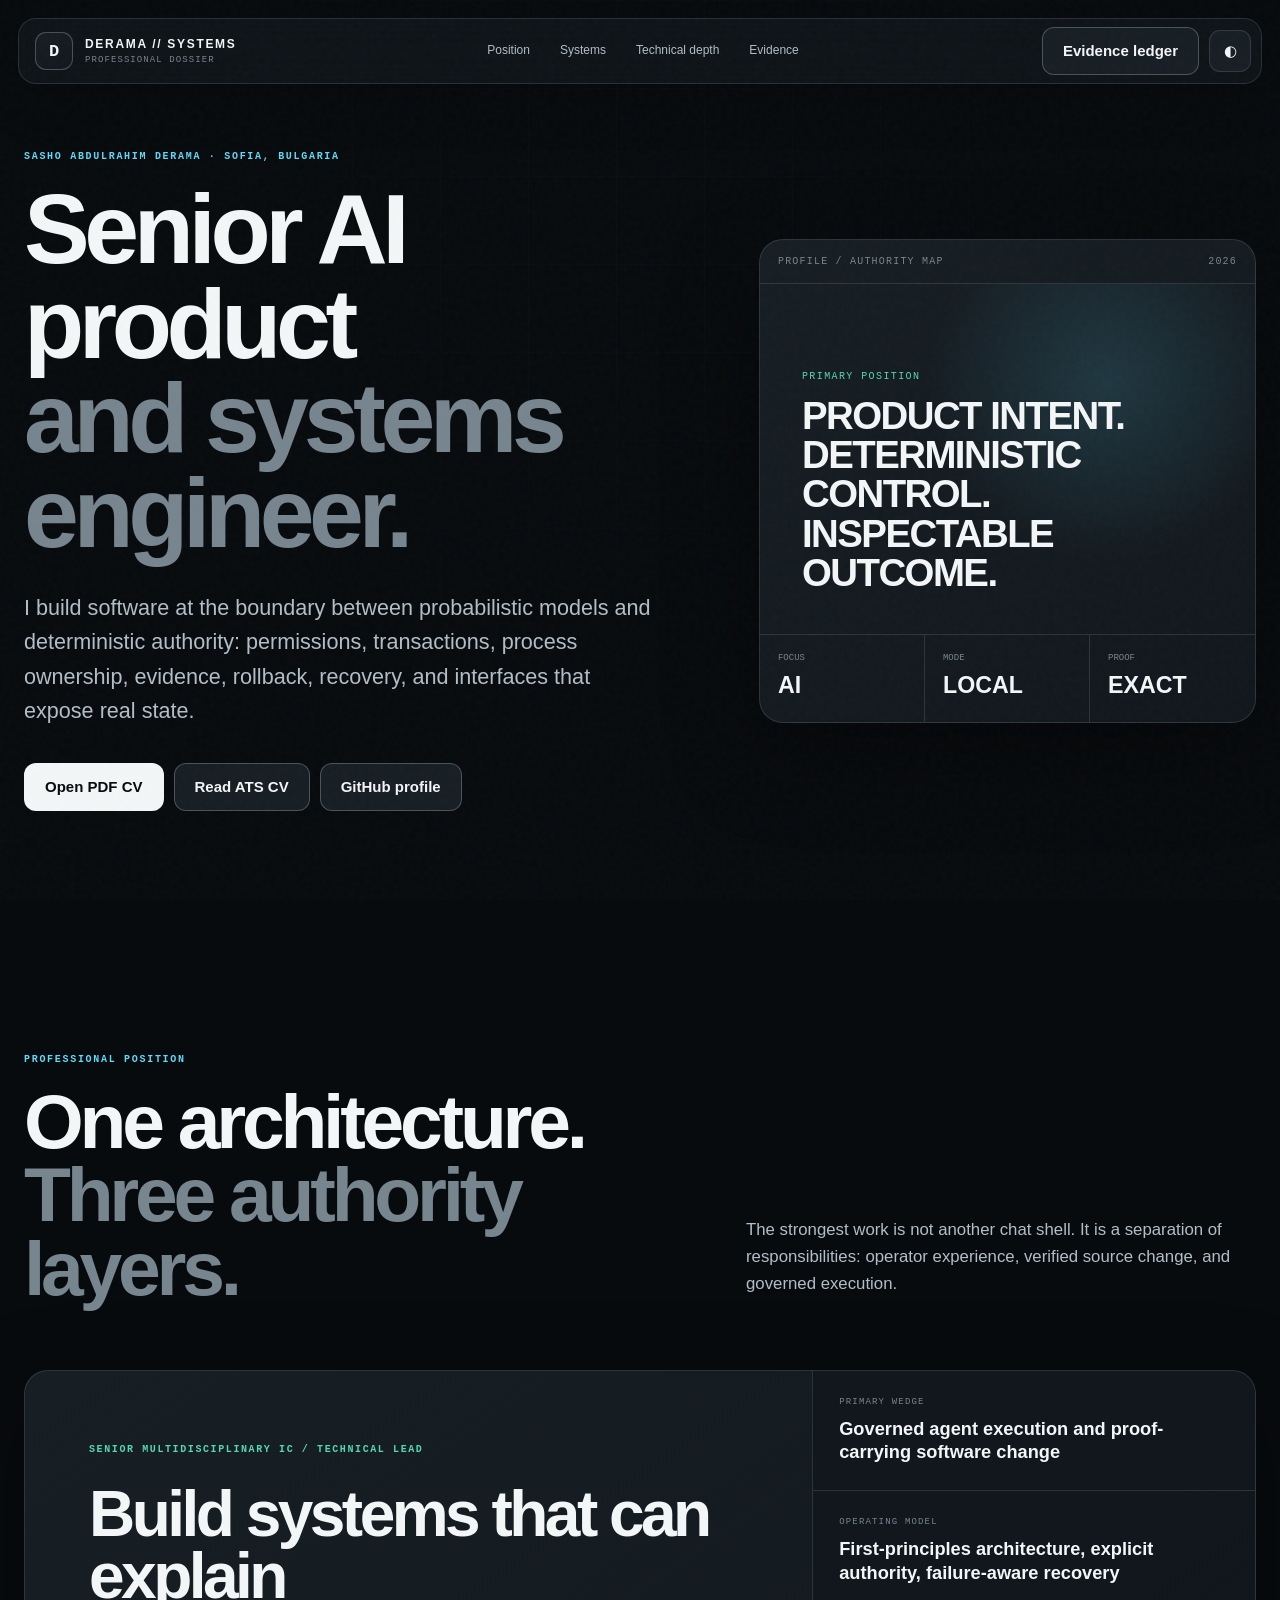
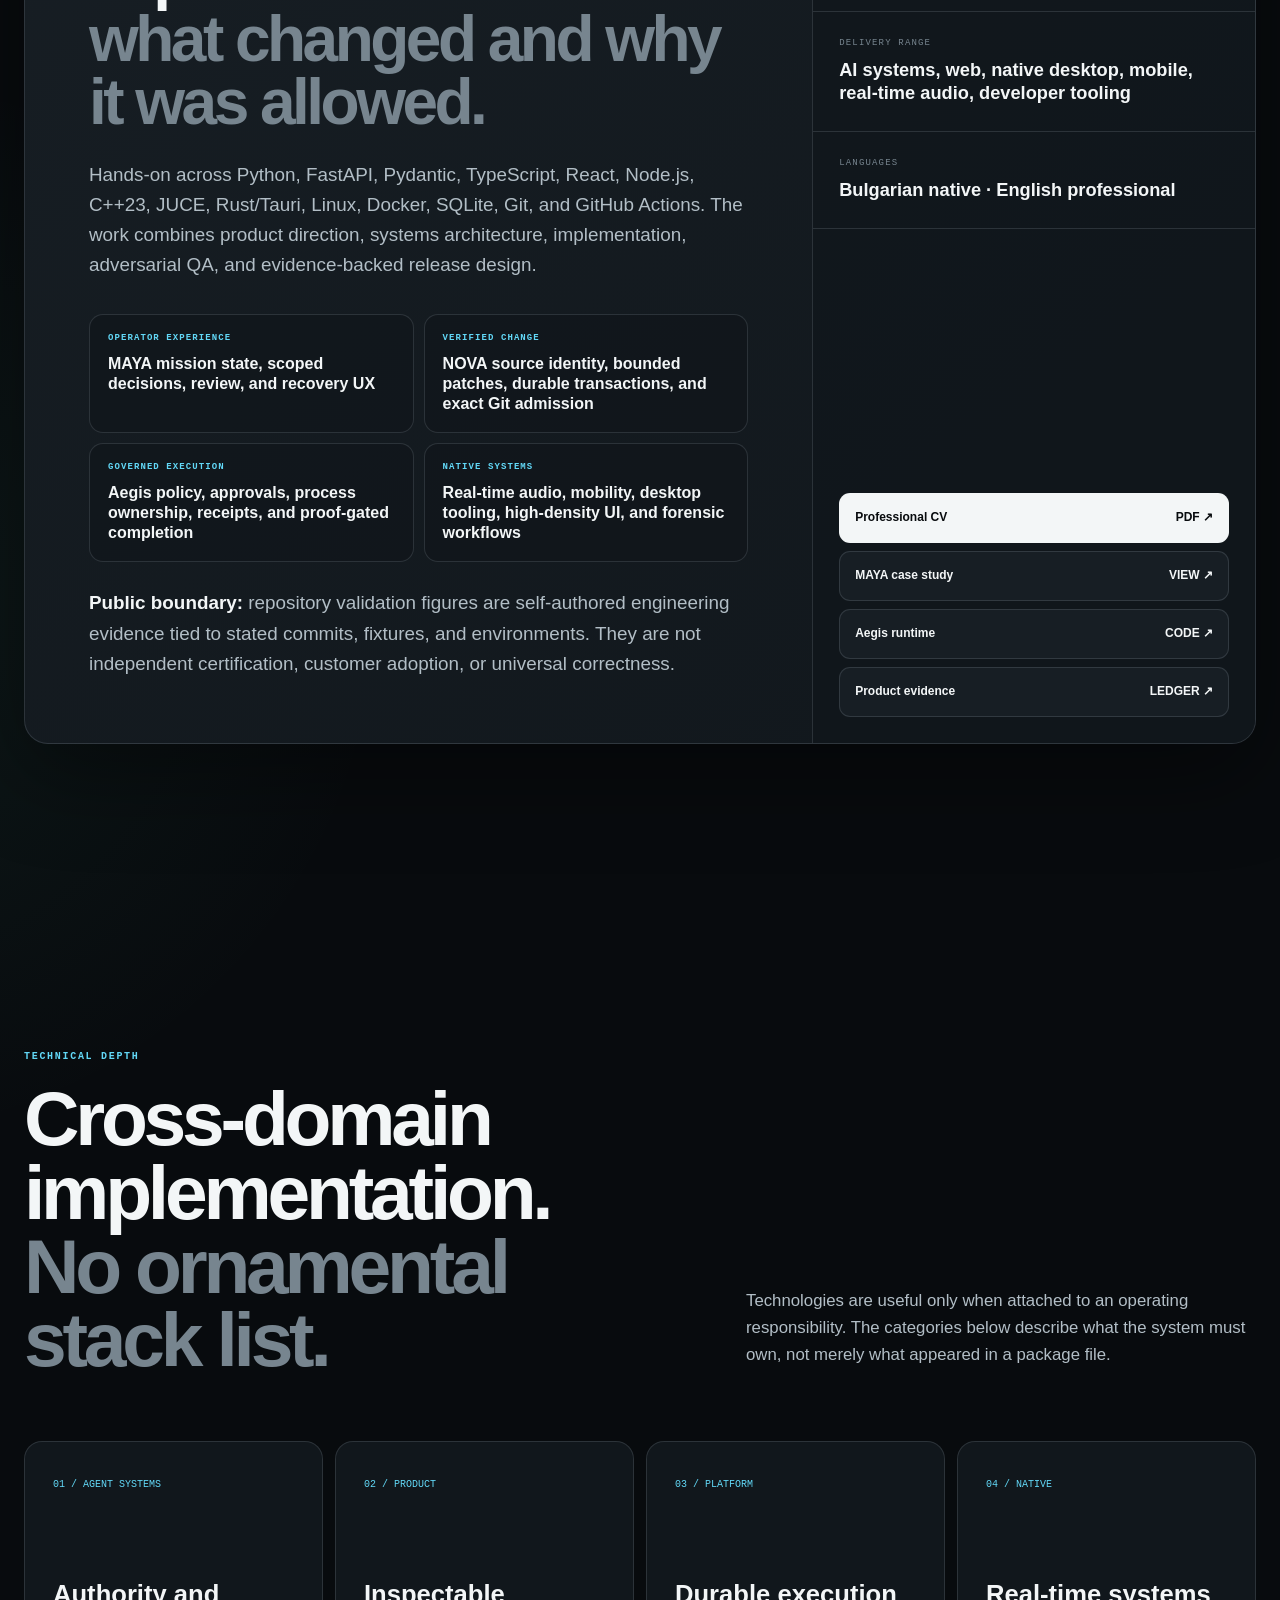
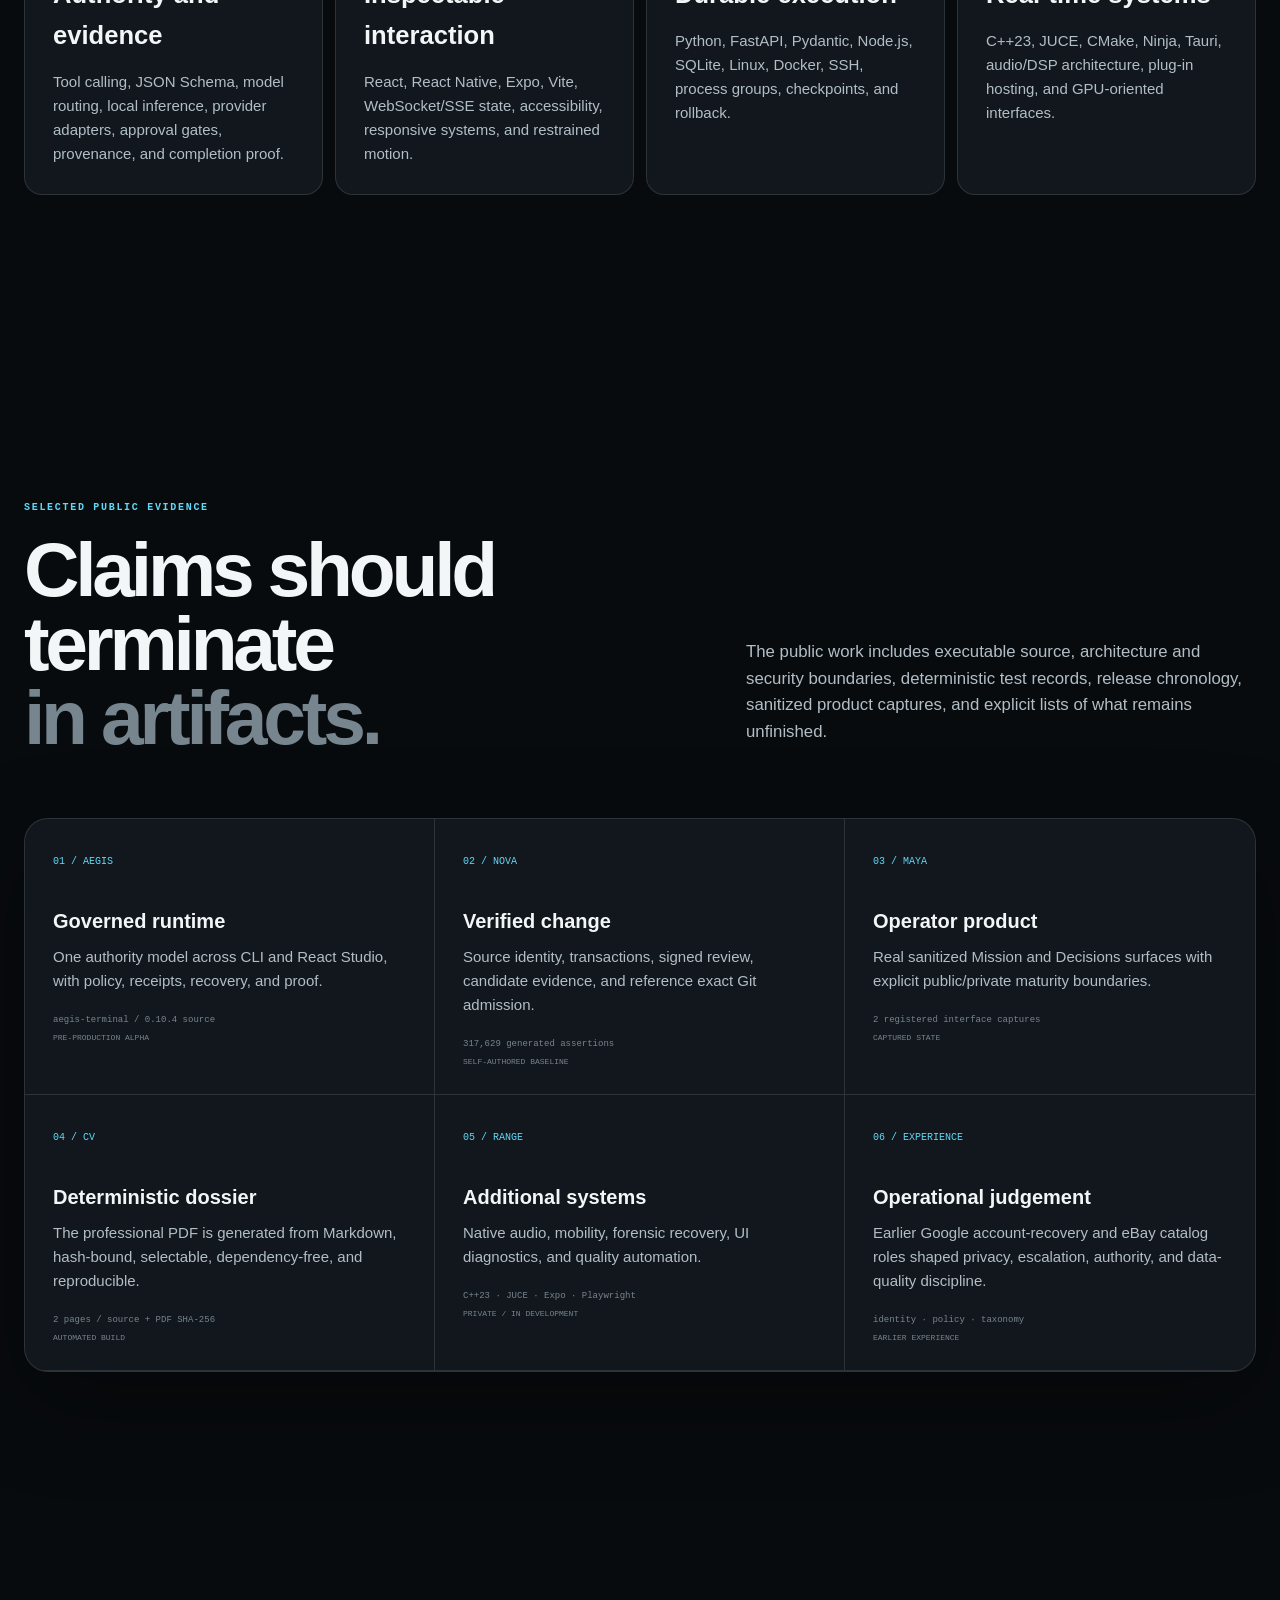
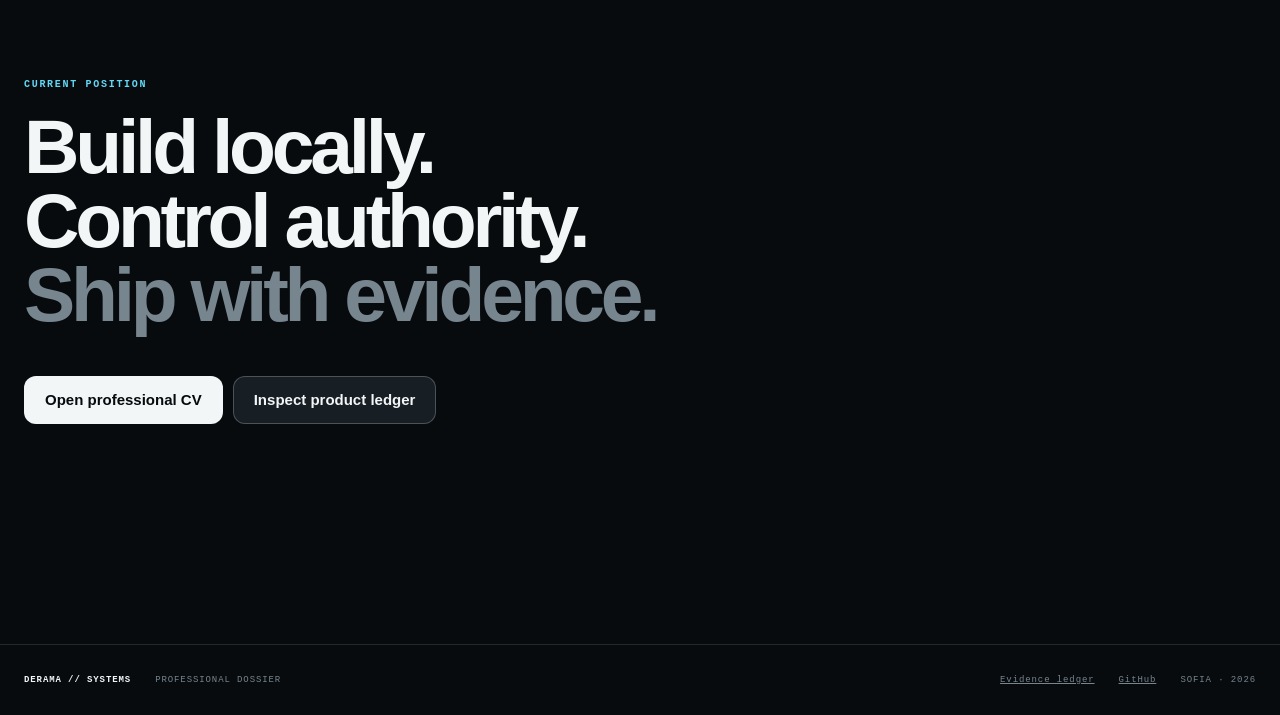
<file: docs/profile.html>
<!doctype html>
<html lang="en" data-theme="dark">
<head>
  <meta charset="utf-8">
  <meta name="viewport" content="width=device-width,initial-scale=1,viewport-fit=cover">
  <meta name="theme-color" content="#080b0e">
  <meta name="description" content="Sasho Abdulrahim Derama - senior AI product and systems engineer building governed agent runtimes, verified change systems, and native real-time products.">
  <meta property="og:title" content="Sasho Abdulrahim Derama // Professional Dossier">
  <meta property="og:description" content="Evidence-backed engineering profile, product systems, technical depth, and professional CV.">
  <meta property="og:type" content="profile">
  <meta property="og:image" content="https://raw.githubusercontent.com/gonzo-max2/aegis-unified-0.9.0/main/docs/evidence/aegis-studio-desktop.png">
  <title>Sasho Abdulrahim Derama // Professional Dossier</title>
  <link rel="stylesheet" href="./styles.css">
  <link rel="stylesheet" href="./profile-cv.css">
</head>
<body>
  <a class="skip-link" href="#main">Skip to content</a>
  <div class="noise" aria-hidden="true"></div>

  <header class="topbar">
    <a class="brand" href="./index.html" aria-label="Return to Derama systems ledger">
      <span class="brand-mark" aria-hidden="true">D</span>
      <span><strong>DERAMA // SYSTEMS</strong><small>PROFESSIONAL DOSSIER</small></span>
    </a>
    <nav aria-label="Profile navigation">
      <a href="#position">Position</a>
      <a href="#systems">Systems</a>
      <a href="#depth">Technical depth</a>
      <a href="#evidence">Evidence</a>
    </nav>
    <div class="topbar-actions">
      <a class="button secondary" href="./index.html">Evidence ledger</a>
      <button id="theme-toggle" class="icon-button" type="button" aria-label="Toggle theme" aria-pressed="false">◐</button>
    </div>
  </header>

  <main id="main">
    <section class="hero" id="position">
      <div class="hero-copy">
        <p class="eyebrow">SASHO ABDULRAHIM DERAMA · SOFIA, BULGARIA</p>
        <h1>Senior AI product<br><span>and systems engineer.</span></h1>
        <p class="hero-lede">I build software at the boundary between probabilistic models and deterministic authority: permissions, transactions, process ownership, evidence, rollback, recovery, and interfaces that expose real state.</p>
        <div class="hero-actions">
          <a class="button primary" href="https://github.com/gonzo-max2/maya-codex-nexus/blob/main/Sasho-Abdulrahim-Derama-CV.pdf">Open PDF CV</a>
          <a class="button secondary" href="https://github.com/gonzo-max2/maya-codex-nexus/blob/main/CV.md">Read ATS CV</a>
          <a class="button secondary" href="https://github.com/gonzo-max2">GitHub profile</a>
        </div>
      </div>
      <div class="hero-console" aria-label="Professional position">
        <div class="console-head"><span>PROFILE / AUTHORITY MAP</span><span>2026</span></div>
        <div class="console-core">
          <span class="console-label">PRIMARY POSITION</span>
          <strong>PRODUCT INTENT.<br>DETERMINISTIC CONTROL.<br>INSPECTABLE OUTCOME.</strong>
        </div>
        <dl class="console-stats">
          <div><dt>FOCUS</dt><dd>AI</dd></div>
          <div><dt>MODE</dt><dd>LOCAL</dd></div>
          <div><dt>PROOF</dt><dd>EXACT</dd></div>
        </dl>
      </div>
    </section>

    <section class="section" id="systems">
      <header class="section-head">
        <div><p class="eyebrow">PROFESSIONAL POSITION</p><h2>One architecture.<br><span>Three authority layers.</span></h2></div>
        <p>The strongest work is not another chat shell. It is a separation of responsibilities: operator experience, verified source change, and governed execution.</p>
      </header>

      <div class="profile-dossier">
        <article class="dossier-main">
          <span class="dossier-label">SENIOR MULTIDISCIPLINARY IC / TECHNICAL LEAD</span>
          <h3>Build systems that can explain<br><span>what changed and why it was allowed.</span></h3>
          <p>Hands-on across Python, FastAPI, Pydantic, TypeScript, React, Node.js, C++23, JUCE, Rust/Tauri, Linux, Docker, SQLite, Git, and GitHub Actions. The work combines product direction, systems architecture, implementation, adversarial QA, and evidence-backed release design.</p>
          <ul class="role-signals">
            <li><strong>OPERATOR EXPERIENCE</strong><span>MAYA mission state, scoped decisions, review, and recovery UX</span></li>
            <li><strong>VERIFIED CHANGE</strong><span>NOVA source identity, bounded patches, durable transactions, and exact Git admission</span></li>
            <li><strong>GOVERNED EXECUTION</strong><span>Aegis policy, approvals, process ownership, receipts, and proof-gated completion</span></li>
            <li><strong>NATIVE SYSTEMS</strong><span>Real-time audio, mobility, desktop tooling, high-density UI, and forensic workflows</span></li>
          </ul>
          <p class="profile-boundary"><strong>Public boundary:</strong> repository validation figures are self-authored engineering evidence tied to stated commits, fixtures, and environments. They are not independent certification, customer adoption, or universal correctness.</p>
        </article>
        <aside class="dossier-rail">
          <div class="dossier-fact"><span>PRIMARY WEDGE</span><strong>Governed agent execution and proof-carrying software change</strong></div>
          <div class="dossier-fact"><span>OPERATING MODEL</span><strong>First-principles architecture, explicit authority, failure-aware recovery</strong></div>
          <div class="dossier-fact"><span>DELIVERY RANGE</span><strong>AI systems, web, native desktop, mobile, real-time audio, developer tooling</strong></div>
          <div class="dossier-fact"><span>LANGUAGES</span><strong>Bulgarian native · English professional</strong></div>
          <div class="dossier-links">
            <a href="https://github.com/gonzo-max2/maya-codex-nexus/blob/main/Sasho-Abdulrahim-Derama-CV.pdf"><span>Professional CV</span><b>PDF ↗</b></a>
            <a href="https://github.com/gonzo-max2/maya-codex-nexus"><span>MAYA case study</span><b>VIEW ↗</b></a>
            <a href="https://github.com/gonzo-max2/aegis-unified-0.9.0"><span>Aegis runtime</span><b>CODE ↗</b></a>
            <a href="./index.html"><span>Product evidence</span><b>LEDGER ↗</b></a>
          </div>
        </aside>
      </div>
    </section>

    <section class="principles section" id="depth">
      <header class="section-head">
        <div><p class="eyebrow">TECHNICAL DEPTH</p><h2>Cross-domain implementation.<br><span>No ornamental stack list.</span></h2></div>
        <p>Technologies are useful only when attached to an operating responsibility. The categories below describe what the system must own, not merely what appeared in a package file.</p>
      </header>
      <div class="principle-grid">
        <article><span>01 / AGENT SYSTEMS</span><h3>Authority and evidence</h3><p>Tool calling, JSON Schema, model routing, local inference, provider adapters, approval gates, provenance, and completion proof.</p></article>
        <article><span>02 / PRODUCT</span><h3>Inspectable interaction</h3><p>React, React Native, Expo, Vite, WebSocket/SSE state, accessibility, responsive systems, and restrained motion.</p></article>
        <article><span>03 / PLATFORM</span><h3>Durable execution</h3><p>Python, FastAPI, Pydantic, Node.js, SQLite, Linux, Docker, SSH, process groups, checkpoints, and rollback.</p></article>
        <article><span>04 / NATIVE</span><h3>Real-time systems</h3><p>C++23, JUCE, CMake, Ninja, Tauri, audio/DSP architecture, plug-in hosting, and GPU-oriented interfaces.</p></article>
      </div>
    </section>

    <section class="proof-lab section" id="evidence">
      <header class="section-head">
        <div><p class="eyebrow">SELECTED PUBLIC EVIDENCE</p><h2>Claims should terminate<br><span>in artifacts.</span></h2></div>
        <p>The public work includes executable source, architecture and security boundaries, deterministic test records, release chronology, sanitized product captures, and explicit lists of what remains unfinished.</p>
      </header>
      <div class="proof-shell">
        <div class="chain">
          <article class="receipt"><span class="receipt-index">01 / AEGIS</span><h3>Governed runtime</h3><p>One authority model across CLI and React Studio, with policy, receipts, recovery, and proof.</p><code>aegis-terminal / 0.10.4 source</code><small>PRE-PRODUCTION ALPHA</small></article>
          <article class="receipt"><span class="receipt-index">02 / NOVA</span><h3>Verified change</h3><p>Source identity, transactions, signed review, candidate evidence, and reference exact Git admission.</p><code>317,629 generated assertions</code><small>SELF-AUTHORED BASELINE</small></article>
          <article class="receipt"><span class="receipt-index">03 / MAYA</span><h3>Operator product</h3><p>Real sanitized Mission and Decisions surfaces with explicit public/private maturity boundaries.</p><code>2 registered interface captures</code><small>CAPTURED STATE</small></article>
          <article class="receipt"><span class="receipt-index">04 / CV</span><h3>Deterministic dossier</h3><p>The professional PDF is generated from Markdown, hash-bound, selectable, dependency-free, and reproducible.</p><code>2 pages / source + PDF SHA-256</code><small>AUTOMATED BUILD</small></article>
          <article class="receipt"><span class="receipt-index">05 / RANGE</span><h3>Additional systems</h3><p>Native audio, mobility, forensic recovery, UI diagnostics, and quality automation.</p><code>C++23 · JUCE · Expo · Playwright</code><small>PRIVATE / IN DEVELOPMENT</small></article>
          <article class="receipt"><span class="receipt-index">06 / EXPERIENCE</span><h3>Operational judgement</h3><p>Earlier Google account-recovery and eBay catalog roles shaped privacy, escalation, authority, and data-quality discipline.</p><code>identity · policy · taxonomy</code><small>EARLIER EXPERIENCE</small></article>
        </div>
      </div>
    </section>

    <section class="closing section">
      <p class="eyebrow">CURRENT POSITION</p>
      <h2>Build locally.<br>Control authority.<br><span>Ship with evidence.</span></h2>
      <div class="hero-actions">
        <a class="button primary" href="https://github.com/gonzo-max2/maya-codex-nexus/blob/main/Sasho-Abdulrahim-Derama-CV.pdf">Open professional CV</a>
        <a class="button secondary" href="./index.html">Inspect product ledger</a>
      </div>
    </section>
  </main>

  <footer>
    <div><strong>DERAMA // SYSTEMS</strong><span>PROFESSIONAL DOSSIER</span></div>
    <div><a href="./index.html">Evidence ledger</a><a href="https://github.com/gonzo-max2">GitHub</a><span>SOFIA · 2026</span></div>
  </footer>

  <script>
    const toggle = document.querySelector('#theme-toggle');
    const saved = localStorage.getItem('derama-theme');
    if (saved === 'light') document.documentElement.dataset.theme = 'light';
    toggle?.setAttribute('aria-pressed', String(document.documentElement.dataset.theme === 'light'));
    toggle?.addEventListener('click', () => {
      const next = document.documentElement.dataset.theme === 'light' ? 'dark' : 'light';
      document.documentElement.dataset.theme = next;
      localStorage.setItem('derama-theme', next);
      toggle.setAttribute('aria-pressed', String(next === 'light'));
    });
  </script>
</body>
</html>
</file>
<file: docs/styles.css>
@import url("./ledger.css");
</file>
<file: docs/profile-cv.css>
.profile-dossier{display:grid;grid-template-columns:minmax(0,1.28fr) minmax(320px,.72fr);overflow:hidden;border:1px solid var(--line);border-radius:var(--r);background:linear-gradient(145deg,var(--panel2),var(--panel));box-shadow:var(--shadow)}.dossier-main{padding:clamp(32px,5vw,72px)}.dossier-label{color:var(--mint);font:700 10px ui-monospace,monospace;letter-spacing:.16em}.dossier-main h3{max-width:920px;margin-top:24px;font-size:clamp(2.3rem,5vw,5.5rem);font-weight:680;line-height:.98;letter-spacing:-.055em}.dossier-main h3 span{color:var(--muted)}.dossier-main>p{max-width:820px;margin-top:26px;color:var(--soft);font-size:clamp(1rem,1.5vw,1.18rem)}.role-signals{display:grid;grid-template-columns:repeat(2,minmax(0,1fr));gap:10px;margin:34px 0 0;padding:0;list-style:none}.role-signals li{min-height:108px;padding:18px;border:1px solid var(--line);border-radius:14px;background:color-mix(in srgb,var(--panel) 78%,transparent)}.role-signals strong{display:block;color:var(--cyan);font:700 9px ui-monospace,monospace;letter-spacing:.12em}.role-signals span{display:block;margin-top:11px;color:var(--text);font-size:1rem;font-weight:650;line-height:1.25}.dossier-rail{display:flex;flex-direction:column;border-left:1px solid var(--line);background:color-mix(in srgb,var(--panel) 82%,transparent)}.dossier-fact{padding:26px;border-bottom:1px solid var(--line)}.dossier-fact:last-of-type{border-bottom:0}.dossier-fact span{display:block;color:var(--muted);font:9px ui-monospace,monospace;letter-spacing:.13em}.dossier-fact strong{display:block;margin-top:10px;font-size:1.14rem;line-height:1.3}.dossier-links{display:grid;gap:8px;margin-top:auto;padding:26px}.dossier-links a{display:flex;justify-content:space-between;align-items:center;min-height:50px;padding:0 15px;border:1px solid var(--line);border-radius:11px;background:var(--panel2);font-size:12px;font-weight:700;text-decoration:none}.dossier-links a:first-child{border-color:transparent;background:var(--text);color:var(--bg)}.profile-boundary{margin-top:16px;color:var(--muted);font-size:11px}.profile-boundary strong{color:var(--text)}@media(max-width:960px){.profile-dossier{grid-template-columns:1fr}.dossier-rail{border-top:1px solid var(--line);border-left:0}.role-signals{grid-template-columns:1fr 1fr}.dossier-links{grid-template-columns:repeat(2,minmax(0,1fr))}}@media(max-width:620px){.dossier-main{padding:26px}.role-signals,.dossier-links{grid-template-columns:1fr}.role-signals li{min-height:0}.dossier-fact{padding:21px}.profile-boundary{font-size:10px}}
</file>
